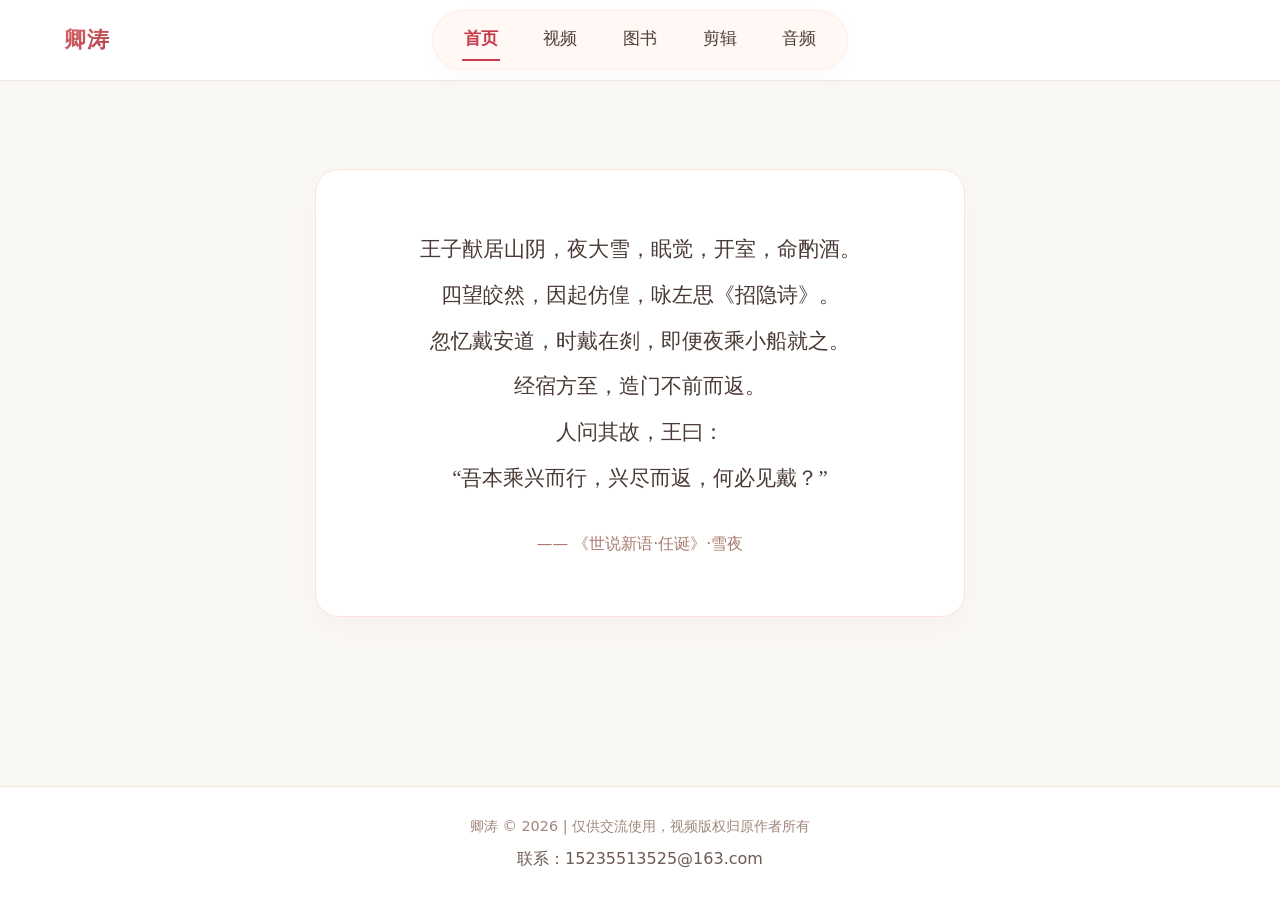
<file: index.html>
<!DOCTYPE html>
<html lang="en">
<head>
    <meta charset="UTF-8">
    <meta name="viewport" content="width=device-width, initial-scale=1.0">
    <meta name="referrer" content="no-referrer">
    <title>首页</title>
    <!-- 引入外部 CSS 和 JavaScript (HTML、CSS、JS 完全分离) -->
    <link rel="stylesheet" href="style.css">
    <script defer src="script.js"></script>

    <style>
    /* 仅首页卡片在手机上的优化 */
        @media screen and (max-width: 600px) {
            body#page-home .card {
                width: 90%;
                max-width: 380px;
                padding: 35px 20px;
            }
            body#page-home .card br {
                display: none;  /* 让br失效 */
            }
            body#page-home .card div[style*="font-family"] {
                font-size: 1.15rem !important;
                line-height: 2.1 !important;
                text-align: left;
                white-space: normal;
            }
        }
    </style>

</head>
<body id="page-home">
    <!-- 统一头部：左侧图标 + 导航居中 -->
    <header class="site-header">
        <div class="container header-inner">
            <div class="logo-icon">
                <!-- <span class="icon">🧡</span> -->
                <span class="logo-text">卿涛</span>
            </div>
            <nav class="main-nav">
                <a href="index.html" class="nav-link" data-page="home">首页</a>
                <a href="video.html" class="nav-link" data-page="video">视频</a>
                <a href="book.html" class="nav-link" data-page="book">图书</a>
                <a href="edit.html" class="nav-link" data-page="edit">剪辑</a>          
                <a href="audio.html" class="nav-link" data-page="audio">音频</a>
            </nav>
            <div class="header-right" aria-hidden="true"></div>
        </div>
    </header>

    <!-- 每个页面独立内容区，容器统一 -->
    <main class="main-content container">
        <div class="page-header">
            <!-- <h1 class="page-title" style="font-size: 1.8rem; color: #9f7a70;">🏠 首页</h1> -->
            <!-- <p class="page-desc">自留地，还在建设中……</p> -->
        </div>
        
        <!-- 卡片区域：单独居中 -->
        <div style="display: flex; justify-content: center; align-items: center; margin-top: 20px;">
            <div class="card" style="max-width: 650px; width: 100%; text-align: center; padding: 40px;">
                <div style="font-size: 1.3rem; line-height: 2.2; font-family: 'KaiTi', serif; color: #4a3a35; margin-top: 16px;">
                    王子猷居山阴，夜大雪，眠觉，开室，命酌酒。<br>
                    四望皎然，因起仿偟，咏左思《招隐诗》。<br>
                    忽忆戴安道，时戴在剡，即便夜乘小船就之。<br>
                    经宿方至，造门不前而返。<br>
                    人问其故，王曰：<br>
                    “吾本乘兴而行，兴尽而返，何必见戴？”
                </div>
                <p style="margin-top: 30px; color: #a97a6e;">—— 《世说新语·任诞》·雪夜</p>
            </div>
        </div>

    </main>

    <!-- 统一底部，所有页面一致 -->
    <footer class="site-footer">
        <div class="container footer-inner">
            <p class="footer-meta">卿涛 © 2026 | 仅供交流使用，视频版权归原作者所有</p>
            <p>联系：15235513525@163.com</p>
        </div>
    </footer>
</body>
</html>
</file>
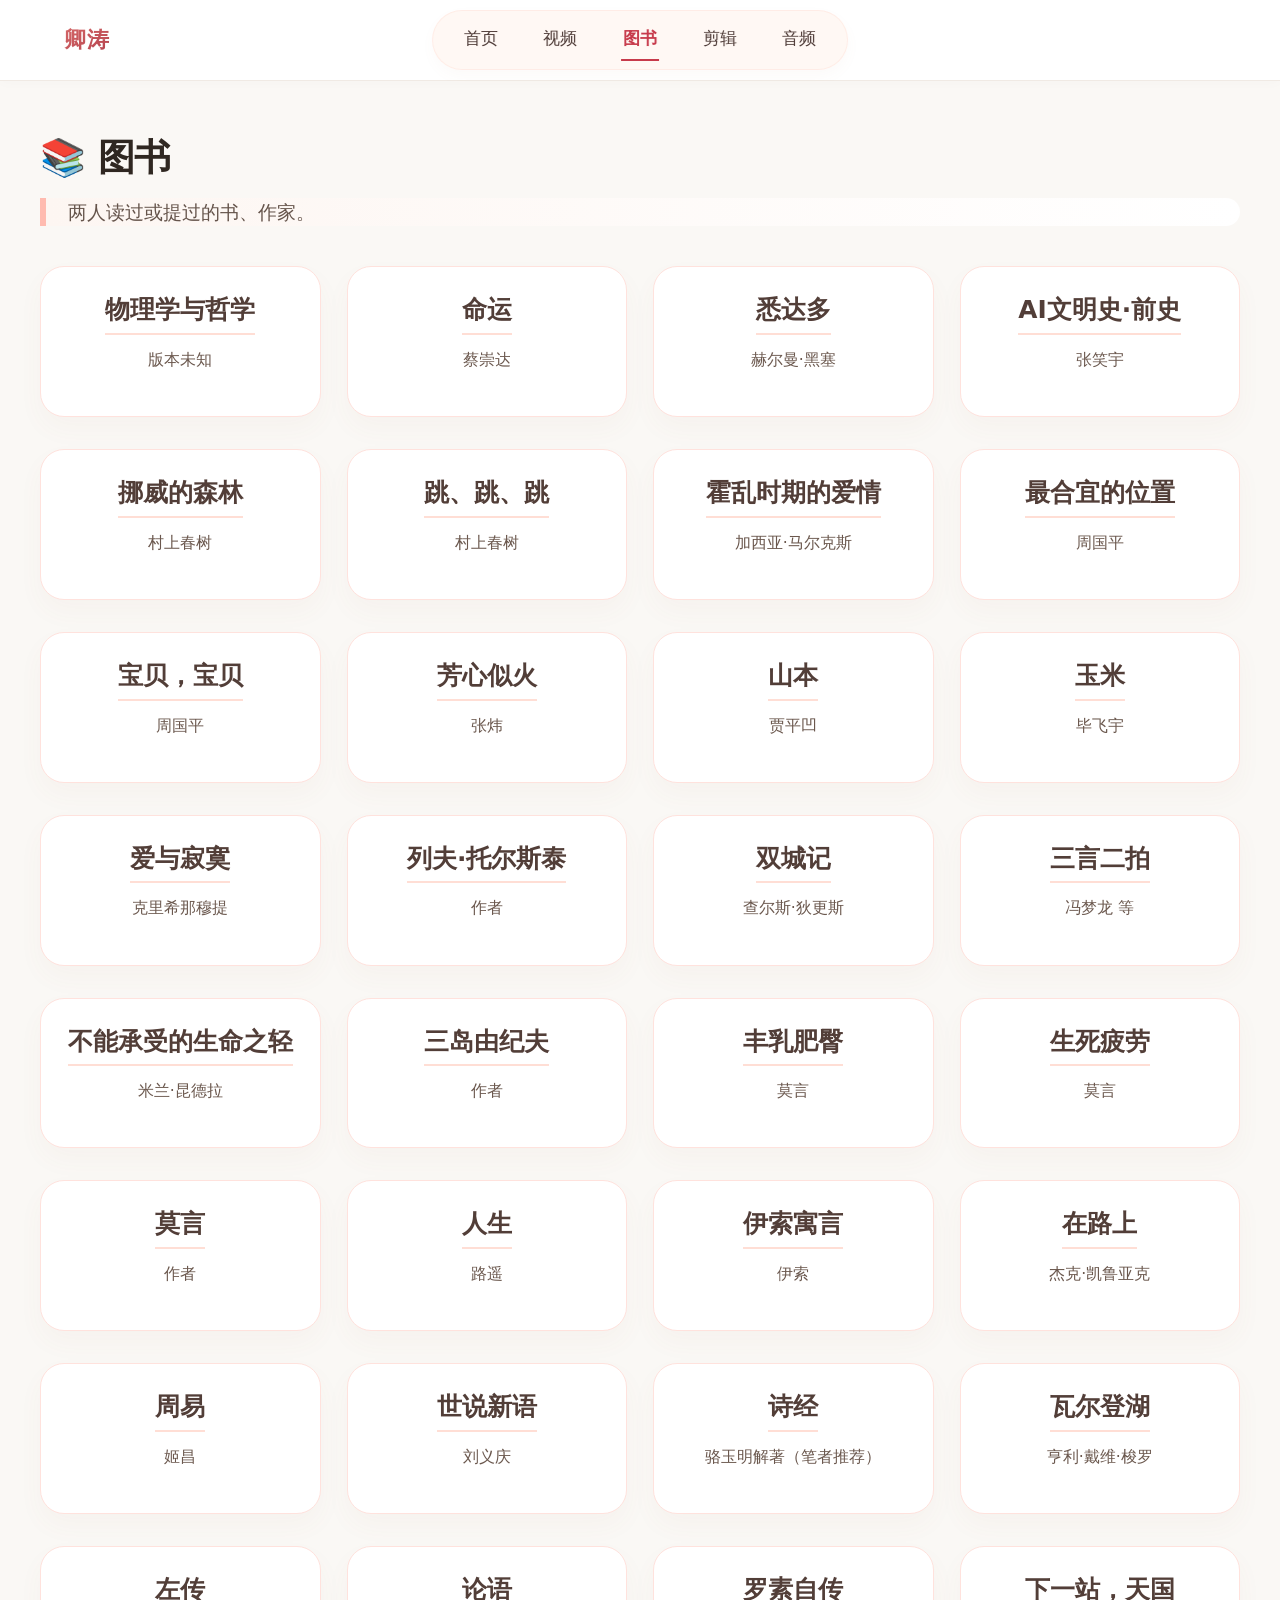
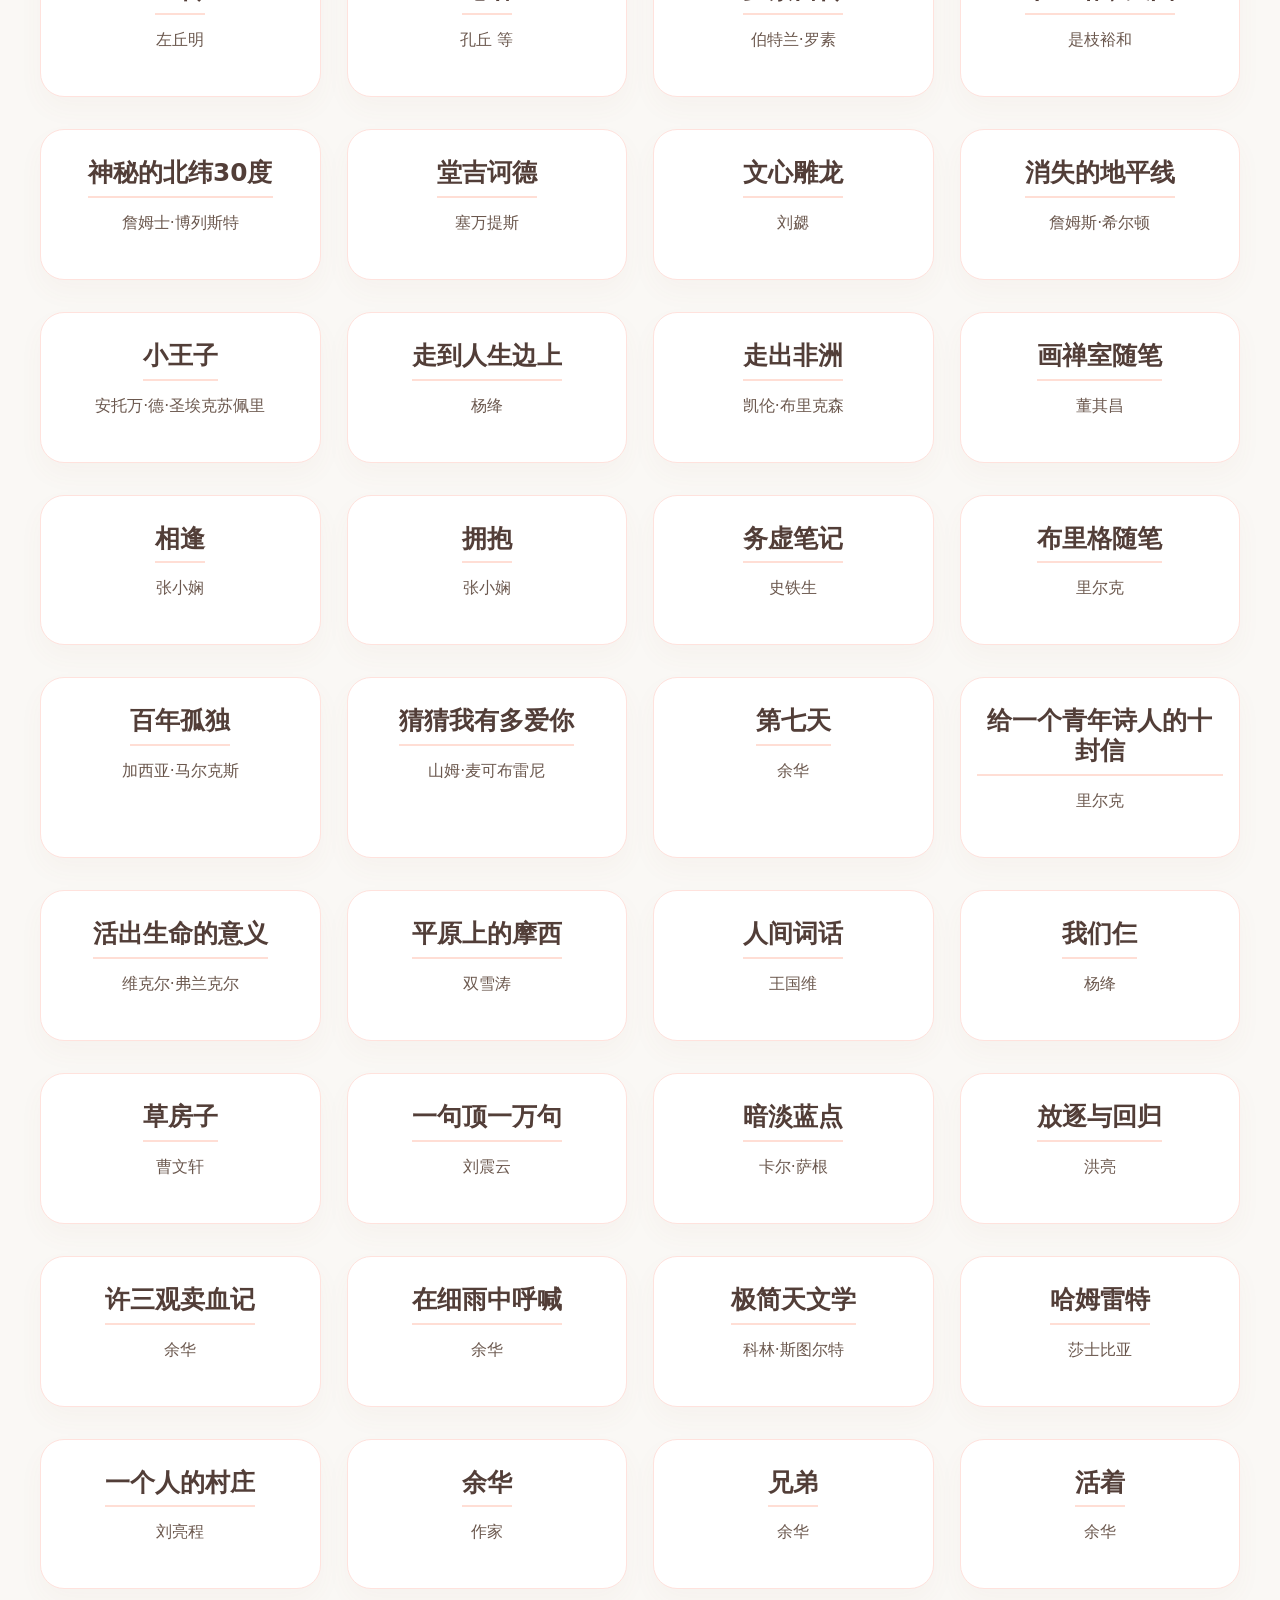
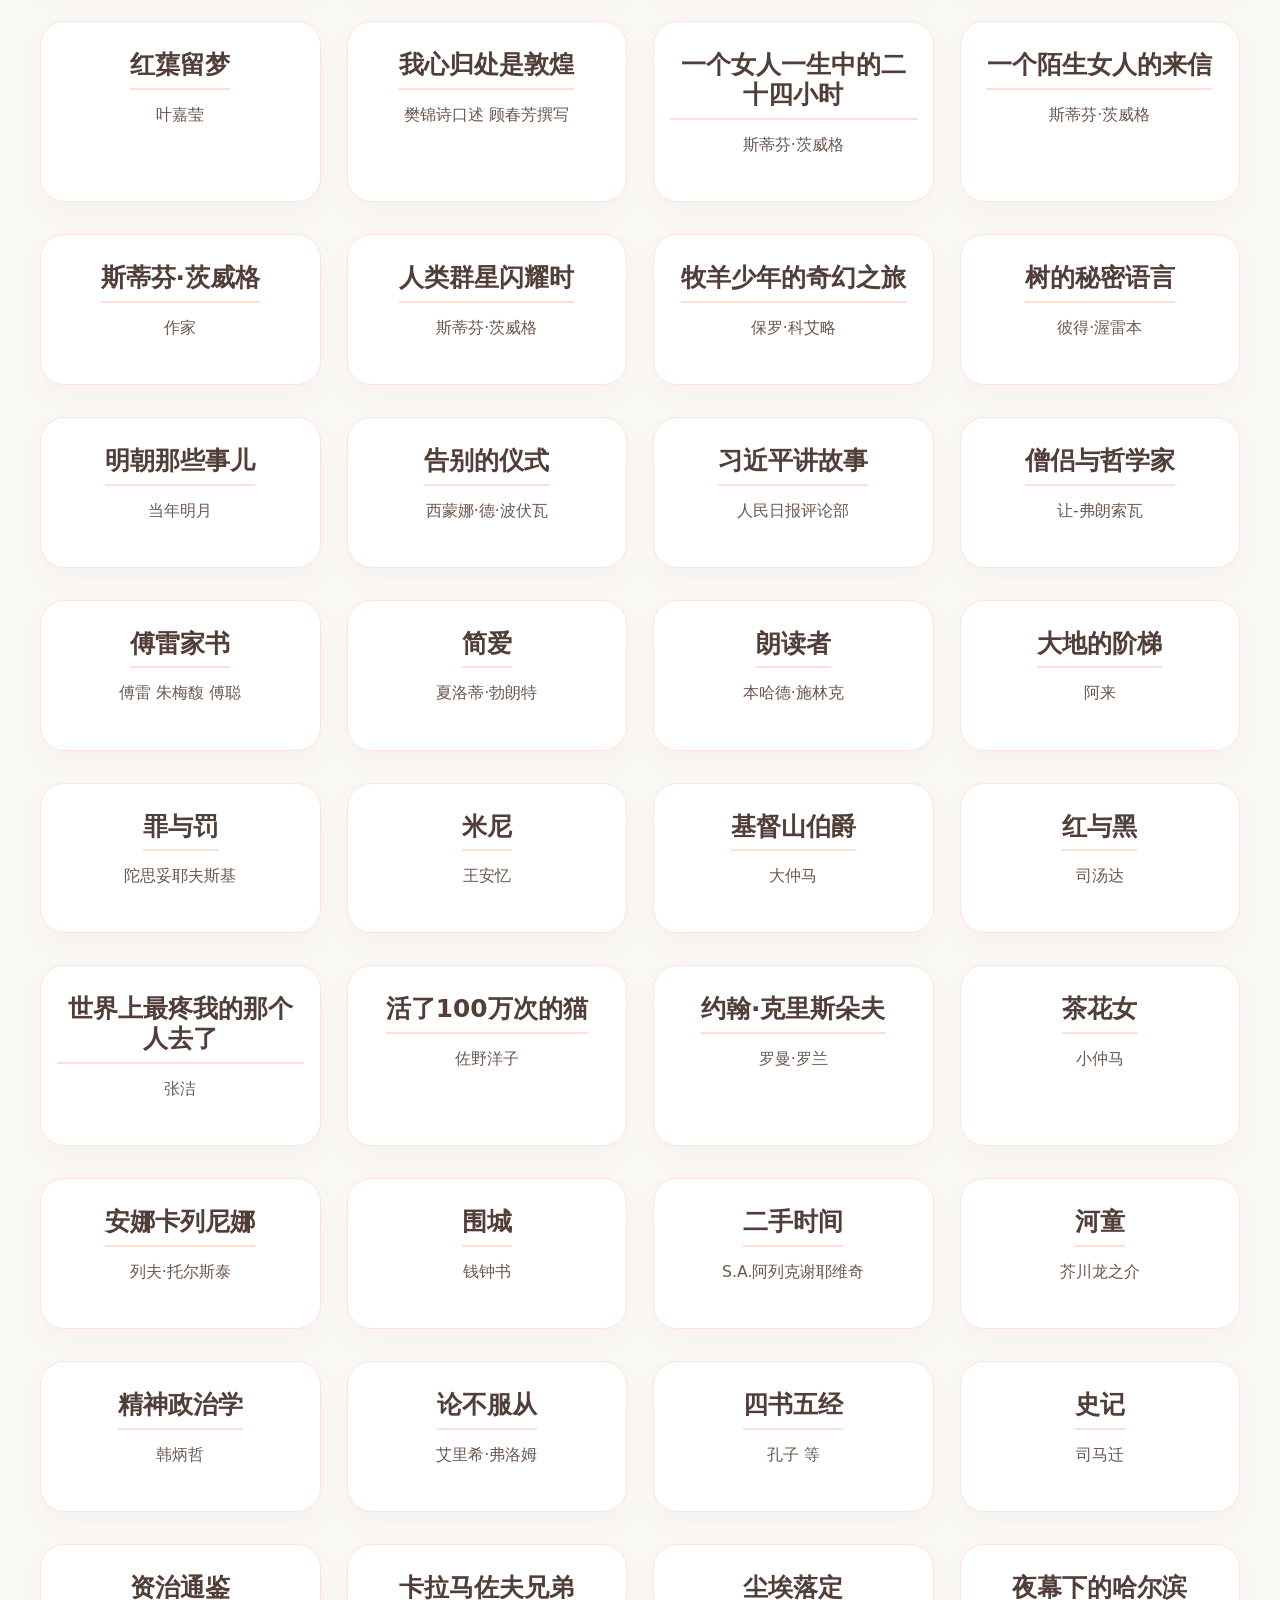
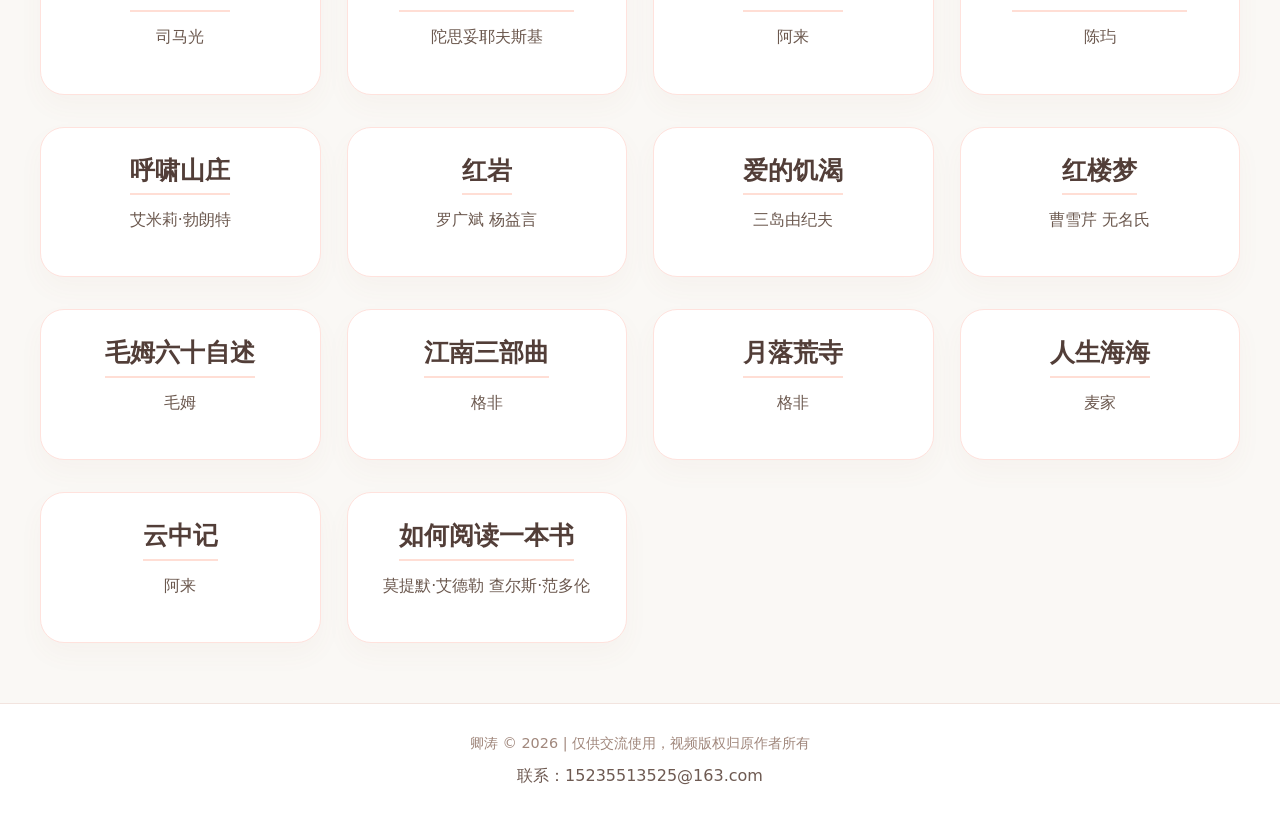
<file: book.html>
<!DOCTYPE html>
<html lang="en">
<head>
    <meta charset="UTF-8">
    <meta name="viewport" content="width=device-width, initial-scale=1.0">
    <title>图书</title>
    <link rel="stylesheet" href="style.css">
    <script defer src="script.js"></script>
</head>
<body id="page-book">
    <header class="site-header">
        <div class="container header-inner">
            <div class="logo-icon">
                <!-- <span class="icon">🧡</span> -->
                <span class="logo-text">卿涛</span>
            </div>
            <nav class="main-nav">
                <a href="index.html" class="nav-link" data-page="home">首页</a>
                <a href="video.html" class="nav-link" data-page="video">视频</a>
                <a href="book.html" class="nav-link" data-page="book">图书</a>
                <a href="edit.html" class="nav-link" data-page="edit">剪辑</a>
                <a href="audio.html" class="nav-link" data-page="audio">音频</a>                
            </nav>
            <div class="header-right"></div>
        </div>
    </header>

    <main class="main-content container">
        <div class="page-header">
            <h1 class="page-title">📚 图书</h1>
            <p class="page-desc">两人读过或提过的书、作家。</p>
        </div>
        
        <div class="card-grid">


            <div class="card">
                <h3>物理学与哲学</h3>
                <p>版本未知</p>
            </div>
            <div class="card">
                <h3>命运</h3>
                <p>蔡崇达</p>
            </div>
            <div class="card">
                <h3>悉达多</h3>
                <p>赫尔曼·黑塞</p>
            </div>
            <div class="card">
                <h3>AI文明史·前史</h3>
                <p>张笑宇</p>
            </div>
            <div class="card">
                <h3>挪威的森林</h3>
                <p>村上春树</p>
            </div>
            <div class="card">
                <h3>跳、跳、跳</h3>
                <p>村上春树</p>
            </div>
            <div class="card">
                <h3>霍乱时期的爱情</h3>
                <p>加西亚·马尔克斯</p>
            </div>
            <div class="card">
                <h3>最合宜的位置</h3>
                <p>周国平</p>
            </div>
            <div class="card">
                <h3>宝贝，宝贝</h3>
                <p>周国平</p>
            </div>
            <div class="card">
                <h3>芳心似火</h3>
                <p>张炜</p>
            </div>
            <div class="card">
                <h3>山本</h3>
                <p>贾平凹</p>
            </div>
            <div class="card">
                <h3>玉米</h3>
                <p>毕飞宇</p>
            </div>
            <div class="card">
                <h3>爱与寂寞</h3>
                <p>克里希那穆提</p>
            </div>
            <div class="card">
                <h3>列夫·托尔斯泰</h3>
                <p>作者</p>
            </div>
            <div class="card">
                <h3>双城记</h3>
                <p>查尔斯·狄更斯</p>
            </div>
            <div class="card">
                <h3>三言二拍</h3>
                <p>冯梦龙 等</p>
            </div>
            <div class="card">
                <h3>不能承受的生命之轻</h3>
                <p>米兰·昆德拉</p>
            </div>
            <div class="card">
                <h3>三岛由纪夫</h3>
                <p>作者</p>
            </div>
            <div class="card">
                <h3>丰乳肥臀</h3>
                <p>莫言</p>
            </div>
            <div class="card">
                <h3>生死疲劳</h3>
                <p>莫言</p>
            </div>

            <div class="card">
                <h3>莫言</h3>
                <p>作者</p>
            </div>
            <div class="card">
                <h3>人生</h3>
                <p>路遥</p>
            </div>
            <div class="card">
                <h3>伊索寓言</h3>
                <p>伊索</p>
            </div>
            <div class="card">
                <h3>在路上</h3>
                <p>杰克·凯鲁亚克</p>
            </div>
            <div class="card">
                <h3>周易</h3>
                <p>姬昌</p>
            </div>
            <div class="card">
                <h3>世说新语</h3>
                <p>刘义庆</p>
            </div>
            <div class="card">
                <h3>诗经</h3>
                <p>骆玉明解著（笔者推荐）</p>
            </div>
            <div class="card">
                <h3>瓦尔登湖</h3>
                <p>亨利·戴维·梭罗</p>
            </div>
            <div class="card">
                <h3>左传</h3>
                <p>左丘明</p>
            </div>
            <div class="card">
                <h3>论语</h3>
                <p>孔丘 等</p>
            </div>
            <div class="card">
                <h3>罗素自传</h3>
                <p>伯特兰·罗素</p>
            </div>
            <div class="card">
                <h3>下一站，天国</h3>
                <p>是枝裕和</p>
            </div>
            <div class="card">
                <h3>神秘的北纬30度</h3>
                <p>詹姆士·博列斯特</p>
            </div>
            <div class="card">
                <h3>堂吉诃德</h3>
                <p>塞万提斯</p>
            </div>
            <div class="card">
                <h3>文心雕龙</h3>
                <p>刘勰</p>
            </div>
            <div class="card">
                <h3>消失的地平线</h3>
                <p>詹姆斯·希尔顿</p>
            </div>
            <div class="card">
                <h3>小王子</h3>
                <p>安托万·德·圣埃克苏佩里</p>
            </div>
            <div class="card">
                <h3>走到人生边上</h3>
                <p>杨绛</p>
            </div>
            <div class="card">
                <h3>走出非洲</h3>
                <p>凯伦·布里克森</p>
            </div>
            <div class="card">
                <h3>画禅室随笔</h3>
                <p>董其昌</p>
            </div>
            <div class="card">
                <h3>相逢</h3>
                <p>张小娴</p>
            </div>
            <div class="card">
                <h3>拥抱</h3>
                <p>张小娴</p>
            </div>
            <div class="card">
                <h3>务虚笔记</h3>
                <p>史铁生</p>
            </div>
            <div class="card">
                <h3>布里格随笔</h3>
                <p>里尔克</p>
            </div>
            <div class="card">
                <h3>百年孤独</h3>
                <p>加西亚·马尔克斯</p>
            </div>
            <div class="card">
                <h3>猜猜我有多爱你</h3>
                <p>山姆·麦可布雷尼</p>
            </div>
            <div class="card">
                <h3>第七天</h3>
                <p>余华</p>
            </div>
            <div class="card">
                <h3>给一个青年诗人的十封信</h3>
                <p>里尔克</p>
            </div>
            <div class="card">
                <h3>活出生命的意义</h3>
                <p>维克尔·弗兰克尔</p>
            </div>
            <div class="card">
                <h3>平原上的摩西</h3>
                <p>双雪涛</p>
            </div>
            <div class="card">
                <h3>人间词话</h3>
                <p>王国维</p>
            </div>
            <div class="card">
                <h3>我们仨</h3>
                <p>杨绛</p>
            </div>
            <div class="card">
                <h3>草房子</h3>
                <p>曹文轩</p>
            </div>
            <div class="card">
                <h3>一句顶一万句</h3>
                <p>刘震云</p>
            </div>
            <div class="card">
                <h3>暗淡蓝点</h3>
                <p>卡尔·萨根</p>
            </div>
            <div class="card">
                <h3>放逐与回归</h3>
                <p>洪亮</p>
            </div>
            <div class="card">
                <h3>许三观卖血记</h3>
                <p>余华</p>
            </div>
            <div class="card">
                <h3>在细雨中呼喊</h3>
                <p>余华</p>
            </div>
            <div class="card">
                <h3>极简天文学</h3>
                <p>科林·斯图尔特</p>
            </div>
            <div class="card">
                <h3>哈姆雷特</h3>
                <p>莎士比亚</p>
            </div>
            <div class="card">
                <h3>一个人的村庄</h3>
                <p>刘亮程</p>
            </div>
            <div class="card">
                <h3>余华</h3>
                <p>作家</p>
            </div>
            <div class="card">
                <h3>兄弟</h3>
                <p>余华</p>
            </div>
            <div class="card">
                <h3>活着</h3>
                <p>余华</p>
            </div>
            <div class="card">
                <h3>红蕖留梦</h3>
                <p>叶嘉莹</p>
            </div>
            <div class="card">
                <h3>我心归处是敦煌</h3>
                <p>樊锦诗口述 顾春芳撰写</p>
            </div>
            <div class="card">
                <h3>一个女人一生中的二十四小时</h3>
                <p>斯蒂芬·茨威格</p>
            </div>
            <div class="card">
                <h3>一个陌生女人的来信</h3>
                <p>斯蒂芬·茨威格</p>
            </div>
            <div class="card">
                <h3>斯蒂芬·茨威格</h3>
                <p>作家</p>
            </div>
            <div class="card">
                <h3>人类群星闪耀时</h3>
                <p>斯蒂芬·茨威格</p>
            </div>
            <div class="card">
                <h3>牧羊少年的奇幻之旅</h3>
                <p>保罗·科艾略</p>
            </div>
            <div class="card">
                <h3>树的秘密语言</h3>
                <p>彼得·渥雷本</p>
            </div>
            <div class="card">
                <h3>明朝那些事儿</h3>
                <p>当年明月</p>
            </div>
            <div class="card">
                <h3>告别的仪式</h3>
                <p>西蒙娜·德·波伏瓦</p>
            </div>
            <div class="card">
                <h3>习近平讲故事</h3>
                <p>人民日报评论部</p>
            </div>
            <div class="card">
                <h3>僧侣与哲学家</h3>
                <p>让-弗朗索瓦</p>
            </div>
            <div class="card">
                <h3>傅雷家书</h3>
                <p>傅雷 朱梅馥 傅聪</p>
            </div>
            <div class="card">
                <h3>简爱</h3>
                <p>夏洛蒂·勃朗特</p>
            </div>
            <div class="card">
                <h3>朗读者</h3>
                <p>本哈德·施林克</p>
            </div>
            <div class="card">
                <h3>大地的阶梯</h3>
                <p>阿来</p>
            </div>
            <div class="card">
                <h3>罪与罚</h3>
                <p>陀思妥耶夫斯基</p>
            </div>
            <div class="card">
                <h3>米尼</h3>
                <p>王安忆</p>
            </div>
            <div class="card">
                <h3>基督山伯爵</h3>
                <p>大仲马</p>
            </div>
            <div class="card">
                <h3>红与黑</h3>
                <p>司汤达</p>
            </div>
            <div class="card">
                <h3>世界上最疼我的那个人去了</h3>
                <p>张洁</p>
            </div>
            <div class="card">
                <h3>活了100万次的猫</h3>
                <p>佐野洋子</p>
            </div>
            <div class="card">
                <h3>约翰·克里斯朵夫</h3>
                <p>罗曼·罗兰</p>
            </div>
            <div class="card">
                <h3>茶花女</h3>
                <p>小仲马</p>
            </div>
            <div class="card">
                <h3>安娜卡列尼娜</h3>
                <p>列夫·托尔斯泰</p>
            </div>
            <div class="card">
                <h3>围城</h3>
                <p>钱钟书</p>
            </div>
            <div class="card">
                <h3>二手时间</h3>
                <p>S.A.阿列克谢耶维奇</p>
            </div>
            <div class="card">
                <h3>河童</h3>
                <p>芥川龙之介</p>
            </div>
            <div class="card">
                <h3>精神政治学</h3>
                <p>韩炳哲</p>
            </div>
            <div class="card">
                <h3>论不服从</h3>
                <p>艾里希·弗洛姆</p>
            </div>
            <div class="card">
                <h3>四书五经</h3>
                <p>孔子 等</p>
            </div>
            <div class="card">
                <h3>史记</h3>
                <p>司马迁</p>
            </div>
            <div class="card">
                <h3>资治通鉴</h3>
                <p>司马光</p>
            </div>
            <div class="card">
                <h3>卡拉马佐夫兄弟</h3>
                <p>陀思妥耶夫斯基</p>
            </div>
            <div class="card">
                <h3>尘埃落定</h3>
                <p>阿来</p>
            </div>
            <div class="card">
                <h3>夜幕下的哈尔滨</h3>
                <p>陈玙</p>
            </div>
            <div class="card">
                <h3>呼啸山庄</h3>
                <p>艾米莉·勃朗特</p>
            </div>
            <div class="card">
                <h3>红岩</h3>
                <p>罗广斌 杨益言</p>
            </div>
            <div class="card">
                <h3>爱的饥渴</h3>
                <p>三岛由纪夫</p>
            </div>
            <div class="card">
                <h3>红楼梦</h3>
                <p>曹雪芹 无名氏</p>
            </div>
            <div class="card">
                <h3>毛姆六十自述</h3>
                <p>毛姆</p>
            </div>
            <div class="card">
                <h3>江南三部曲</h3>
                <p>格非</p>
            </div>
            <div class="card">
                <h3>月落荒寺</h3>
                <p>格非</p>
            </div>
            <div class="card">
                <h3>人生海海</h3>
                <p>麦家</p>
            </div>
            <div class="card">
                <h3>云中记</h3>
                <p>阿来</p>
            </div>
            <div class="card">
                <h3>如何阅读一本书</h3>
                <p>莫提默·艾德勒 查尔斯·范多伦</p>
            </div>
            
            
        </div>
    </main>

    <footer class="site-footer">
        <div class="container footer-inner">
            <p class="footer-meta">卿涛 © 2026 | 仅供交流使用，视频版权归原作者所有</p>
            <p>联系：15235513525@163.com</p>
        </div>
    </footer>
</body>
</html>
</file>
<file: style.css>
/* style.css ———— 全局统一样式，所有分类页面共用 */
/* 独立CSS文件，与HTML完全分离 */

/* ========== 全局重置 & 粉丝向基调 ========== */
* {
    margin: 0;
    padding: 0;
    box-sizing: border-box;
}

body {
    font-family: system-ui, -apple-system, 'Segoe UI', Roboto, 'Helvetica Neue', Arial, sans-serif;
    background-color: #faf8f5;
    color: #2e2e2e;
    line-height: 1.6;
    display: flex;
    flex-direction: column;
    min-height: 100vh;
    animation: fadePage 0.2s ease;
}

@keyframes fadePage {
    from { opacity: 0.7; }
    to { opacity: 1; }
}

/* 统一容器：所有页面内容对齐 */
.container {
    max-width: 1200px;
    margin: 0 auto;
    padding: 0 24px;
    width: 100%;
}

/* ========== 统一头部 & 导航 ========== */
.site-header {
    background: rgba(255, 255, 255, 0.96);
    backdrop-filter: blur(8px);
    border-bottom: 1px solid #f0eae4;
    box-shadow: 0 2px 12px rgba(0,0,0,0.02);
    padding: 6px 0;
    position: sticky;
    top: 0;
    z-index: 100;
}

.header-inner {
    display: flex;
    align-items: center;
    justify-content: space-between;
    min-height: 68px;
    position: relative;
}

/* ----- 左侧粉丝图标 (完全图标化) ----- */
.logo-icon {
    display: flex;
    align-items: center;
    gap: 8px;
    flex-shrink: 0;
    font-weight: 630;
    font-size: 1.35rem;
    color: #c73a4b;
    letter-spacing: 0.8px;
}

.logo-icon .icon {
    font-size: 2.2rem;
    line-height: 1;
    filter: drop-shadow(0 2px 6px rgba(210, 80, 80, 0.2));
}

.logo-text {
    background: linear-gradient(145deg, #d66a6a, #b33f4b);
    -webkit-background-clip: text;
    background-clip: text;
    color: transparent;
}

/* ----- 导航栏：绝对居中，圆角胶囊感 ----- */
.main-nav {
    position: absolute;
    left: 50%;
    transform: translateX(-50%);
    display: flex;
    align-items: center;
    justify-content: center;
    gap: 2.6rem;
    background: rgba(255, 245, 240, 0.7);
    backdrop-filter: blur(16px);
    padding: 0.5rem 1.8rem;
    border-radius: 50px;
    border: 1px solid rgba(255, 220, 210, 0.4);
    box-shadow: 0 6px 14px rgba(180, 120, 100, 0.04);
}

.main-nav a {
    text-decoration: none;
    color: #4d3a36;
    font-weight: 550;
    font-size: 1.08rem;
    padding: 6px 2px;
    border-bottom: 2px solid transparent;
    transition: 0.2s;
    white-space: nowrap;
}

.main-nav a:hover {
    color: #c4424e;
    border-bottom-color: #fba6a6;
}

/* 高亮当前页面 —— 由script.js动态添加active类，但保留静态备用 */
.main-nav a.active {
    color: #c73a4b;
    border-bottom: 2px solid #c73a4b;
    font-weight: 620;
}

/* 右侧占位，完全平衡左侧图标 */
.header-right {
    width: 58px;
    visibility: hidden;
}

/* ========== 主体内容 ========== */
.main-content {
    flex: 1;
    padding: 48px 0 60px;
}

/* 页面头部 (每个分类可不同) */
.page-header {
    margin-bottom: 40px;
}

.page-title {
    font-size: 2.3rem;
    font-weight: 750;
    color: #2f2721;
    display: flex;
    align-items: center;
    gap: 12px;
    margin-bottom: 10px;
    letter-spacing: -0.5px;
}

.page-desc {
    font-size: 1.18rem;
    color: #65544b;
    border-left: 6px solid #ffbbb0;
    padding-left: 22px;
    background: linear-gradient(to right, #fdf6f2, #ffffff);
    border-radius: 0 16px 16px 0;
    line-height: 1.5;
    margin-top: 8px;
}

/* ========== 粉丝向卡片网格 ========== */
.card-grid {
    display: grid;
    grid-template-columns: repeat(auto-fill, minmax(260px, 1fr));
    gap: 32px 26px;
    margin-top: 24px;
}

.card {
    background: white;
    border-radius: 24px;
    padding: 28px 16px 24px;
    box-shadow: 0 12px 26px rgba(160, 100, 80, 0.04);
    transition: all 0.18s;
    border: 1px solid #ffe2dd;
    text-align: center;
    display: flex;
    flex-direction: column;
    align-items: center;
}

.card:hover {
    transform: translateY(-6px);
    box-shadow: 0 24px 36px rgba(200, 120, 100, 0.08);
    border-color: #ffc2ba;
    background: #fffcfb;
}

.card-icon {
    font-size: 2.9rem;
    margin-bottom: 12px;
}

.card h3 {
    font-size: 1.55rem;
    font-weight: 620;
    color: #523e38;
    margin-bottom: 12px;
    border-bottom: 2.5px solid #ffded5;
    display: inline-block;
    padding-bottom: 8px;
    line-height: 1.2;
}

.card p {
    color: #6b584e;
    font-size: 0.98rem;
    margin-bottom: 20px;
    padding: 0 6px;
}

/* 静态按钮(无实际功能) */
.btn {
    background: #ffeae5;
    color: #aa4250;
    border: 1px solid #ffc2bc;
    padding: 8px 24px;
    border-radius: 40px;
    font-weight: 590;
    font-size: 0.92rem;
    letter-spacing: 0.6px;
    transition: 0.1s;
    cursor: default;
    display: inline-block;
    margin-top: 4px;
    box-shadow: 0 2px 6px rgba(200,120,100,0.02);
}

.btn:hover {
    background: #ffdbd4;
    border-color: #f59c9c;
    color: #913844;
}

/* ========== 统一底部 ========== */
.site-footer {
    background: #ffffff;
    border-top: 1px solid #f2e4df;
    padding: 28px 0;
    margin-top: auto;
    color: #6e5a52;
    text-align: center;
}

.footer-inner {
    display: flex;
    flex-direction: column;
    gap: 8px;
}

.footer-meta {
    font-size: 0.9rem;
    color: #a0877c;
}

/* ========== 响应式适配 ========== */
@media (max-width: 860px) {
    .main-nav {
        gap: 1.4rem;
        padding: 0.4rem 1rem;
    }
    .main-nav a {
        font-size: 0.96rem;
    }
    .logo-text {
        font-size: 1.2rem;
    }
}

@media (max-width: 700px) {
    .header-inner {
        flex-wrap: wrap;
        justify-content: center;
        gap: 10px;
    }
    .main-nav {
        position: static;
        transform: none;
        left: 0;
        order: 3;
        width: 100%;
        justify-content: center;
        margin-top: 6px;
    }
    .logo-icon {
        margin-right: auto;
    }
    .header-right {
        display: none;
    }
    .page-title {
        font-size: 1.9rem;
    }
}

@media (max-width: 480px) {
    .main-nav {
        gap: 0.9rem;
        padding: 0.4rem 0.6rem;
        flex-wrap: wrap;
    }
    .main-nav a {
        font-size: 0.85rem;
    }
    .card-grid {
        grid-template-columns: 1fr;
    }
}
</file>
